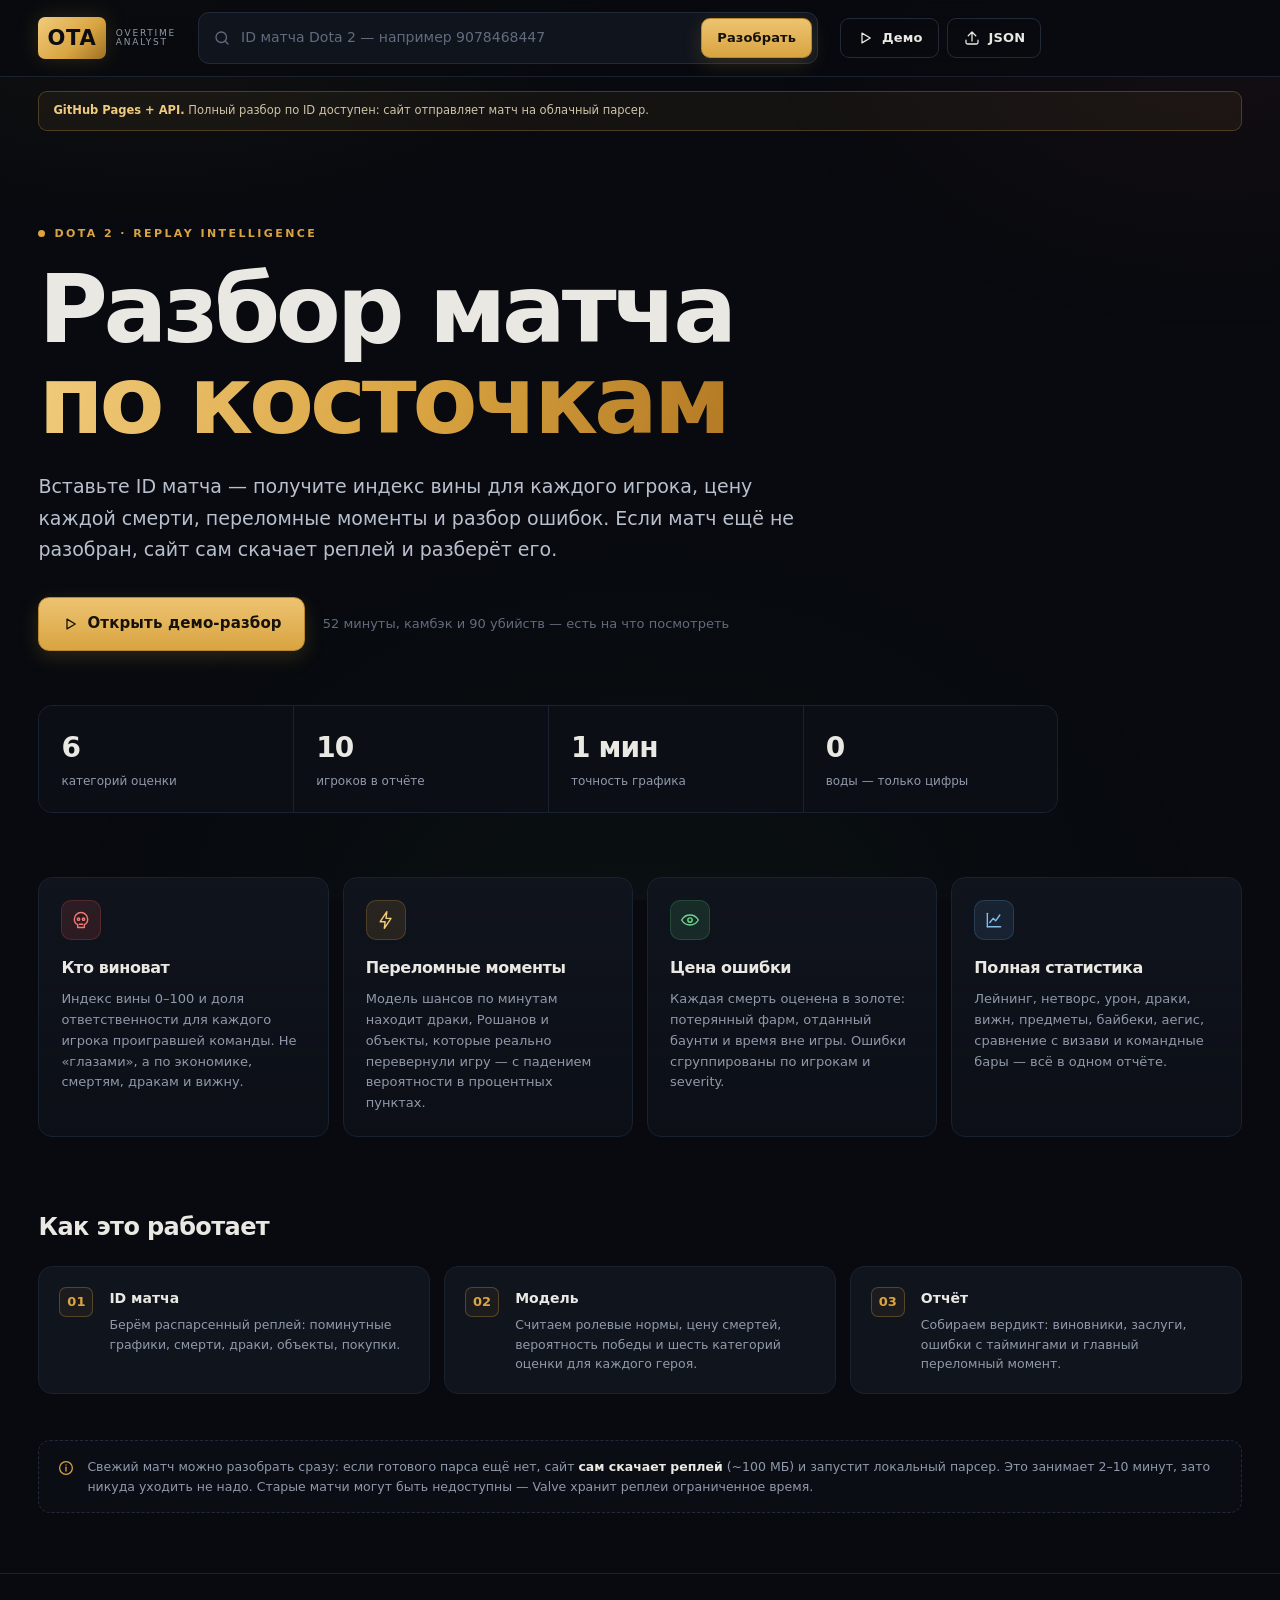
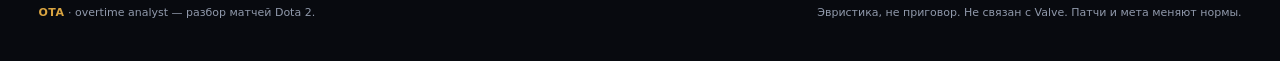
<file: docs/index.html>
<!doctype html>
<html lang="ru">
<head>
  <meta charset="utf-8">
  <meta name="viewport" content="width=device-width, initial-scale=1">
  <meta name="theme-color" content="#0a0c11">
  <title>OTA — разбор матчей Dota 2: виновники, ошибки, переломные моменты</title>
  <meta name="description" content="Анализ распарсенного реплея Dota 2: индекс вины каждого игрока, цена смертей, главные ошибки и переломные моменты матча.">
  <link rel="icon" href="data:image/svg+xml,%3Csvg xmlns='http://www.w3.org/2000/svg' viewBox='0 0 32 32'%3E%3Crect width='32' height='32' rx='7' fill='%230a0c11'/%3E%3Cpath d='M7 23V9h4l5 7 5-7h4v14h-4v-7l-5 7-5-7v7z' fill='%23d9a441'/%3E%3C/svg%3E">
  <link rel="stylesheet" href="style.css">
</head>
<body>
  <svg class="sprite" aria-hidden="true" xmlns="http://www.w3.org/2000/svg">
    <symbol id="i-search" viewBox="0 0 24 24"><circle cx="11" cy="11" r="7"/><path d="m20 20-3.6-3.6"/></symbol>
    <symbol id="i-play" viewBox="0 0 24 24"><path d="M8 5.5v13l11-6.5z"/></symbol>
    <symbol id="i-upload" viewBox="0 0 24 24"><path d="M12 16V4m0 0L7 9m5-5 5 5"/><path d="M4 15v3a2 2 0 0 0 2 2h12a2 2 0 0 0 2-2v-3"/></symbol>
    <symbol id="i-download" viewBox="0 0 24 24"><path d="M12 4v12m0 0 5-5m-5 5-5-5"/><path d="M4 17v2a2 2 0 0 0 2 2h12a2 2 0 0 0 2-2v-2"/></symbol>
    <symbol id="i-external" viewBox="0 0 24 24"><path d="M14 4h6v6"/><path d="M20 4 11 13"/><path d="M18 14v4a2 2 0 0 1-2 2H6a2 2 0 0 1-2-2V8a2 2 0 0 1 2-2h4"/></symbol>
    <symbol id="i-copy" viewBox="0 0 24 24"><rect x="8" y="8" width="12" height="12" rx="2"/><path d="M16 8V6a2 2 0 0 0-2-2H6a2 2 0 0 0-2 2v8a2 2 0 0 0 2 2h2"/></symbol>
    <symbol id="i-skull" viewBox="0 0 24 24"><path d="M12 3a8 8 0 0 0-8 8c0 3 1.7 5.4 4 6.6V21h8v-3.4c2.3-1.2 4-3.6 4-6.6a8 8 0 0 0-8-8Z"/><circle cx="9" cy="11" r="1.4"/><circle cx="15" cy="11" r="1.4"/><path d="M10 17h4"/></symbol>
    <symbol id="i-eye" viewBox="0 0 24 24"><path d="M2 12s3.5-6 10-6 10 6 10 6-3.5 6-10 6S2 12 2 12Z"/><circle cx="12" cy="12" r="2.6"/></symbol>
    <symbol id="i-tower" viewBox="0 0 24 24"><path d="M6 21V9l6-5 6 5v12"/><path d="M9 21v-5h6v5"/><path d="M4 9h16"/></symbol>
    <symbol id="i-clock" viewBox="0 0 24 24"><circle cx="12" cy="12" r="8.5"/><path d="M12 7v5l3 2"/></symbol>
    <symbol id="i-chart" viewBox="0 0 24 24"><path d="M4 20V4"/><path d="M4 20h16"/><path d="m7 15 4-5 3 3 5-7"/></symbol>
    <symbol id="i-info" viewBox="0 0 24 24"><circle cx="12" cy="12" r="8.5"/><path d="M12 11v5"/><path d="M12 8h.01"/></symbol>
    <symbol id="i-trophy" viewBox="0 0 24 24"><path d="M8 4h8v5a4 4 0 0 1-8 0z"/><path d="M8 5H4v2a4 4 0 0 0 4 4"/><path d="M16 5h4v2a4 4 0 0 1-4 4"/><path d="M12 13v4"/><path d="M8 21h8"/><path d="M9 17h6l1 4H8z"/></symbol>
    <symbol id="i-alert" viewBox="0 0 24 24"><path d="M12 3 2.5 20h19z"/><path d="M12 9v5"/><path d="M12 17h.01"/></symbol>
    <symbol id="i-target" viewBox="0 0 24 24"><circle cx="12" cy="12" r="8.5"/><circle cx="12" cy="12" r="4.5"/><path d="M12 3v3M12 18v3M3 12h3M18 12h3"/></symbol>
    <symbol id="i-bolt" viewBox="0 0 24 24"><path d="M13 2 5 14h6l-1 8 8-12h-6z"/></symbol>
    <symbol id="i-flag" viewBox="0 0 24 24"><path d="M5 21V4"/><path d="M5 4h12l-2 4 2 4H5"/></symbol>
    <symbol id="i-shield" viewBox="0 0 24 24"><path d="M12 3 5 6v5c0 4.5 3 7.9 7 10 4-2.1 7-5.5 7-10V6z"/></symbol>
    <symbol id="i-swords" viewBox="0 0 24 24"><path d="m4 4 7 7M4 4v4M4 4h4"/><path d="m20 4-7 7m7-7v4m0-4h-4"/><path d="m7 13-3 3v4h4l3-3"/><path d="m17 13 3 3v4h-4l-3-3"/></symbol>
  </svg>

  <header class="topbar">
    <a class="brand" href="#" id="brand-link" aria-label="OTA — на главную">
      <span class="brand-mark">OTA</span>
      <span class="brand-sub">overtime<br>analyst</span>
    </a>
    <form class="search" id="search-form">
      <svg class="icon"><use href="#i-search"/></svg>
      <input id="match-input" name="id" inputmode="numeric" autocomplete="off" placeholder="ID матча Dota 2 — например 9078468447" aria-label="ID матча">
      <button type="submit" class="btn primary">Разобрать</button>
    </form>
    <div class="top-actions">
      <button class="btn ghost" id="demo-btn" type="button"><svg class="icon"><use href="#i-play"/></svg><span>Демо</span></button>
      <button class="btn ghost" id="upload-btn" type="button"><svg class="icon"><use href="#i-upload"/></svg><span>JSON</span></button>
      <input type="file" id="file-input" accept=".json,application/json" hidden>
    </div>
  </header>

  <main id="app">
    <div class="static-note" id="static-note" hidden>
      <b>GitHub Pages · демо-версия.</b> Доступны готовые разборы: 9078468447, 9078923915, 9074607307. Полный разбор нового матча по ID и загрузка реплея — при локальном запуске сервера.
    </div>
    <section class="landing" id="landing">
      <div class="landing-hero">
        <div class="eyebrow"><span class="pulse"></span> DOTA 2 · REPLAY INTELLIGENCE</div>
        <h1>Разбор матча<br><em>по косточкам</em></h1>
        <p class="lead">Вставьте ID матча — получите индекс вины для каждого игрока, цену каждой смерти, переломные моменты и разбор ошибок. Если матч ещё не разобран, сайт сам скачает реплей и разберёт его.</p>
        <div class="landing-cta">
          <button class="btn primary big" id="hero-demo" type="button"><svg class="icon"><use href="#i-play"/></svg>Открыть демо-разбор</button>
          <span class="muted">52 минуты, камбэк и 90 убийств — есть на что посмотреть</span>
        </div>
        <div class="landing-stats">
          <div><b>6</b><span>категорий оценки</span></div>
          <div><b>10</b><span>игроков в отчёте</span></div>
          <div><b>1 мин</b><span>точность графика</span></div>
          <div><b>0</b><span>воды — только цифры</span></div>
        </div>
      </div>

      <div class="feature-grid">
        <article class="feature">
          <div class="feature-icon red"><svg class="icon"><use href="#i-skull"/></svg></div>
          <h3>Кто виноват</h3>
          <p>Индекс вины 0–100 и доля ответственности для каждого игрока проигравшей команды. Не «глазами», а по экономике, смертям, дракам и вижну.</p>
        </article>
        <article class="feature">
          <div class="feature-icon gold"><svg class="icon"><use href="#i-bolt"/></svg></div>
          <h3>Переломные моменты</h3>
          <p>Модель шансов по минутам находит драки, Рошанов и объекты, которые реально перевернули игру — с падением вероятности в процентных пунктах.</p>
        </article>
        <article class="feature">
          <div class="feature-icon green"><svg class="icon"><use href="#i-eye"/></svg></div>
          <h3>Цена ошибки</h3>
          <p>Каждая смерть оценена в золоте: потерянный фарм, отданный баунти и время вне игры. Ошибки сгруппированы по игрокам и severity.</p>
        </article>
        <article class="feature">
          <div class="feature-icon blue"><svg class="icon"><use href="#i-chart"/></svg></div>
          <h3>Полная статистика</h3>
          <p>Лейнинг, нетворс, урон, драки, вижн, предметы, байбеки, аегис, сравнение с визави и командные бары — всё в одном отчёте.</p>
        </article>
      </div>

      <div class="how">
        <h2>Как это работает</h2>
        <ol>
          <li><span>01</span><div><b>ID матча</b><p>Берём распарсенный реплей: поминутные графики, смерти, драки, объекты, покупки.</p></div></li>
          <li><span>02</span><div><b>Модель</b><p>Считаем ролевые нормы, цену смертей, вероятность победы и шесть категорий оценки для каждого героя.</p></div></li>
          <li><span>03</span><div><b>Отчёт</b><p>Собираем вердикт: виновники, заслуги, ошибки с таймингами и главный переломный момент.</p></div></li>
        </ol>
      </div>

      <div class="history-block" id="history-block" hidden>
        <div class="section-head">
          <h2>Недавние разборы</h2>
          <span class="muted">хранятся локально</span>
        </div>
        <div class="history-list" id="history-list"></div>
      </div>

      <div class="notice">
        <svg class="icon"><use href="#i-info"/></svg>
        <p>Свежий матч можно разобрать сразу: если готового парса ещё нет, сайт <b>сам скачает реплей</b> (~100 МБ) и запустит локальный парсер. Это занимает 2–10 минут, зато никуда уходить не надо. Старые матчи могут быть недоступны — Valve хранит реплеи ограниченное время.</p>
      </div>
    </section>

    <section class="loading" id="loading" hidden>
      <div class="loading-bar"><span></span></div>
      <p>Считаем экономику, смерти и шансы по минутам…</p>
      <div class="skeleton-grid">
        <div class="skeleton tall"></div><div class="skeleton"></div><div class="skeleton"></div>
        <div class="skeleton wide"></div>
      </div>
    </section>

    <section class="progress-panel" id="progress-panel" hidden>
      <div class="progress-kicker"><span class="pulse"></span> ЛОКАЛЬНЫЙ ПАРСЕР РЕПЛЕЯ</div>
      <h2 id="progress-title">Готовим разбор матча</h2>
      <p id="progress-message">Проверяем матч и ищем реплей</p>
      <div class="progress-track" id="progress-track"><span id="progress-bar"></span></div>
      <div class="progress-meta"><span id="progress-stage">Проверяем матч</span><span id="progress-elapsed">0:00</span></div>
      <ol class="progress-steps" id="progress-steps">
        <li data-step="fetch">Ищем реплей</li>
        <li data-step="download">Скачиваем реплей</li>
        <li data-step="parse">Парсим реплей</li>
        <li data-step="stats">Собираем отчёт</li>
      </ol>
      <div class="progress-note">Первый разбор занимает <b>2–10 минут</b>: скачиваем ~100 МБ реплея с серверов Valve и парсим его у себя. Никуда переходить не нужно. После первого раза отчёт кэшируется и открывается мгновенно.</div>
      <div class="progress-actions">
        <button class="btn ghost" id="progress-back" type="button">На главную</button>
        <button class="btn primary" id="progress-retry" type="button" hidden>Повторить парс</button>
      </div>
    </section>

    <section class="error-panel" id="error-panel" hidden>
      <div class="error-icon"><svg class="icon"><use href="#i-alert"/></svg></div>
      <h2>Не получилось разобрать матч</h2>
      <p id="error-text"></p>
      <div class="error-actions">
        <button class="btn primary" type="button" id="error-demo">Открыть демо</button>
        <button class="btn ghost" type="button" id="error-retry" hidden>Повторить</button>
        <button class="btn ghost" type="button" id="error-back">На главную</button>
      </div>
      <div class="error-tips">
        <b>Что проверить</b>
        <ul>
          <li>ID матча — только цифры, 8–11 знаков.</li>
          <li>Если матч ещё не распарсен, сайт сам скачает реплей и разберёт его.</li>
          <li>Старый матч может быть недоступен: Valve удаляет реплеи примерно через неделю.</li>
          <li>Для загрузки нужен JSON матча, а не файл <code>.dem</code>.</li>
        </ul>
      </div>
    </section>

    <section class="report" id="report" hidden></section>
  </main>

  <footer class="footer">
    <div><b>OTA</b> · overtime analyst — разбор матчей Dota 2.</div>
    <div class="muted">Эвристика, не приговор. Не связан с Valve. Патчи и мета меняют нормы.</div>
  </footer>

  <div class="toast" id="toast" hidden></div>

  <script>window.OTA_STATIC = true;</script>
  <script src="config.js"></script>
  <script src="charts.js"></script>
  <script src="app.js"></script>
</body>
</html>
</file>
<file: docs/style.css>
/* ============================================================
   OTA — dark Dota 2 analytics UI
   ============================================================ */
:root {
  --bg: #080a0f;
  --bg-2: #0b0e15;
  --panel: #10141d;
  --panel-2: #141924;
  --panel-3: #191f2c;
  --line: #222a3a;
  --line-soft: #1a2130;
  --text: #eae8e2;
  --muted: #9099ab;
  --dim: #626b7d;
  --gold: #d9a441;
  --gold-2: #f1cb7c;
  --radiant: #4fbf73;
  --radiant-soft: rgba(79, 191, 115, .14);
  --dire: #e2564f;
  --dire-soft: rgba(226, 86, 79, .14);
  --blue: #5b9bd5;
  --purple: #8f7bff;
  --radius: 14px;
  --radius-sm: 9px;
  --shadow: 0 18px 50px rgba(0, 0, 0, .38);
  --font: "Segoe UI Variable Text", "Segoe UI", Roboto, "Helvetica Neue", system-ui, sans-serif;
  --display: "Segoe UI Variable Display", "Segoe UI", Roboto, system-ui, sans-serif;
}

* { box-sizing: border-box; }
[hidden] { display: none !important; }
html { scroll-behavior: smooth; scroll-padding-top: 118px; }
body {
  margin: 0;
  background: var(--bg);
  color: var(--text);
  font-family: var(--font);
  font-size: 15px;
  line-height: 1.55;
  -webkit-font-smoothing: antialiased;
  overflow-x: hidden;
}
body::before {
  content: "";
  position: fixed;
  inset: 0;
  pointer-events: none;
  z-index: 0;
  background:
    radial-gradient(900px 520px at 12% -8%, rgba(217, 164, 65, .07), transparent 60%),
    radial-gradient(760px 500px at 95% 4%, rgba(226, 86, 79, .055), transparent 60%),
    radial-gradient(900px 700px at 50% 105%, rgba(79, 191, 115, .04), transparent 65%);
}
body::after {
  content: "";
  position: fixed;
  inset: 0;
  z-index: 0;
  pointer-events: none;
  opacity: .35;
  background-image: linear-gradient(rgba(255, 255, 255, .018) 1px, transparent 1px), linear-gradient(90deg, rgba(255, 255, 255, .018) 1px, transparent 1px);
  background-size: 64px 64px;
  mask-image: radial-gradient(circle at 50% 0%, #000 0%, transparent 72%);
}
main, .topbar, .footer { position: relative; z-index: 1; }
a { color: inherit; text-decoration: none; }
button, input, select { font: inherit; color: inherit; }
button { cursor: pointer; }
h1, h2, h3, h4 { font-family: var(--display); font-weight: 700; letter-spacing: -.025em; margin: 0; }
p { margin: 0; }
ul, ol { margin: 0; padding: 0; }
code { font-family: "Cascadia Code", Consolas, monospace; font-size: .88em; background: var(--panel-2); padding: 1px 5px; border-radius: 5px; }
b, strong { font-weight: 700; }
svg.icon { width: 18px; height: 18px; fill: none; stroke: currentColor; stroke-width: 1.7; stroke-linecap: round; stroke-linejoin: round; flex: none; }
.sprite { position: absolute; width: 0; height: 0; overflow: hidden; }
.muted { color: var(--muted); }
.dim { color: var(--dim); }
.nowrap { white-space: nowrap; }
.tnum { font-variant-numeric: tabular-nums; }

/* ---------------------------------------------------------- topbar */
.topbar {
  position: sticky;
  top: 0;
  z-index: 50;
  display: flex;
  align-items: center;
  gap: 22px;
  padding: 12px clamp(16px, 3vw, 40px);
  background: rgba(8, 10, 15, .82);
  backdrop-filter: blur(18px) saturate(140%);
  border-bottom: 1px solid var(--line-soft);
}
.brand { display: flex; align-items: center; gap: 10px; flex: none; }
.brand-mark {
  font-family: var(--display);
  font-weight: 800;
  font-size: 21px;
  letter-spacing: .04em;
  color: #0b0d12;
  background: linear-gradient(135deg, var(--gold-2), var(--gold) 60%, #9c6f22);
  padding: 5px 9px;
  border-radius: 7px;
  box-shadow: 0 0 22px rgba(217, 164, 65, .18);
}
.brand-sub { font-size: 9px; line-height: 1.05; letter-spacing: .2em; text-transform: uppercase; color: var(--muted); }
.search {
  flex: 1;
  max-width: 620px;
  display: flex;
  align-items: center;
  gap: 10px;
  padding: 5px 5px 5px 14px;
  background: var(--panel);
  border: 1px solid var(--line);
  border-radius: 11px;
  transition: border-color .2s, box-shadow .2s;
}
.search:focus-within { border-color: rgba(217, 164, 65, .55); box-shadow: 0 0 0 3px rgba(217, 164, 65, .09); }
.search .icon { color: var(--dim); }
.search input {
  flex: 1;
  min-width: 0;
  border: 0;
  background: transparent;
  outline: 0;
  padding: 7px 0;
  font-size: 14px;
}
.search input::placeholder { color: var(--dim); }
.top-actions { display: flex; gap: 8px; flex: none; }

.btn {
  display: inline-flex;
  align-items: center;
  justify-content: center;
  gap: 8px;
  border: 1px solid var(--line);
  background: var(--panel-2);
  color: var(--text);
  padding: 9px 15px;
  border-radius: 9px;
  font-size: 13px;
  font-weight: 600;
  letter-spacing: .01em;
  transition: transform .15s, background .2s, border-color .2s, color .2s;
  white-space: nowrap;
}
.btn:hover { background: var(--panel-3); border-color: #303a4e; transform: translateY(-1px); }
.btn:active { transform: translateY(0); }
.btn.primary {
  background: linear-gradient(180deg, #edc371, var(--gold));
  color: #16120a;
  border-color: #b8872e;
  box-shadow: 0 6px 20px rgba(217, 164, 65, .18);
}
.btn.primary:hover { background: linear-gradient(180deg, #f6d58f, #e0ad4d); }
.btn.ghost { background: transparent; }
.btn.big { padding: 14px 22px; font-size: 15px; border-radius: 11px; }
.btn.danger { color: #ffb3ae; border-color: rgba(226, 86, 79, .4); background: rgba(226, 86, 79, .08); }
.btn:focus-visible, a:focus-visible, summary:focus-visible { outline: 2px solid var(--gold); outline-offset: 2px; }

/* ---------------------------------------------------------- static demo */
.static-note { max-width: 1420px; margin: 14px auto 0; padding: 10px 14px; border: 1px solid rgba(217, 164, 65, .28); border-radius: 9px; background: rgba(217, 164, 65, .06); color: #cfc4a9; font-size: 11.5px; line-height: 1.55; }
.static-note b { color: var(--gold-2); }

/* ---------------------------------------------------------- landing */
main { max-width: 1420px; margin: 0 auto; padding: 0 clamp(16px, 3vw, 40px) 60px; }
.landing { padding-top: clamp(40px, 7vw, 90px); }
.landing-hero { max-width: 1020px; }
.eyebrow {
  display: inline-flex;
  align-items: center;
  gap: 9px;
  font-size: 11px;
  font-weight: 700;
  letter-spacing: .22em;
  text-transform: uppercase;
  color: var(--gold);
  margin-bottom: 22px;
}
.pulse { width: 7px; height: 7px; border-radius: 50%; background: var(--gold); box-shadow: 0 0 0 0 rgba(217, 164, 65, .5); animation: pulse 2.4s infinite; }
@keyframes pulse { 0% { box-shadow: 0 0 0 0 rgba(217, 164, 65, .55); } 70% { box-shadow: 0 0 0 12px rgba(217, 164, 65, 0); } 100% { box-shadow: 0 0 0 0 rgba(217, 164, 65, 0); } }
.landing h1 {
  font-size: clamp(48px, 7.4vw, 96px);
  line-height: .96;
  letter-spacing: -.045em;
  margin: 0 0 26px;
}
.landing h1 em {
  font-style: normal;
  background: linear-gradient(105deg, var(--gold-2), var(--gold) 55%, #b47a24);
  -webkit-background-clip: text;
  background-clip: text;
  color: transparent;
}
.lead { font-size: clamp(16px, 1.5vw, 19px); line-height: 1.65; color: #b9c0cd; max-width: 760px; }
.landing-cta { display: flex; align-items: center; gap: 18px; flex-wrap: wrap; margin-top: 32px; }
.landing-cta span { font-size: 13px; color: var(--dim); }
.landing-stats {
  display: grid;
  grid-template-columns: repeat(4, minmax(0, 1fr));
  gap: 1px;
  margin: 54px 0 0;
  background: var(--line-soft);
  border: 1px solid var(--line-soft);
  border-radius: var(--radius);
  overflow: hidden;
}
.landing-stats > div { background: var(--bg-2); padding: 20px 22px; }
.landing-stats b { display: block; font-family: var(--display); font-size: 28px; letter-spacing: -.03em; }
.landing-stats span { font-size: 12px; color: var(--muted); }
.feature-grid { display: grid; grid-template-columns: repeat(4, 1fr); gap: 14px; margin-top: 64px; }
.feature {
  background: linear-gradient(180deg, var(--panel), rgba(16, 20, 29, .55));
  border: 1px solid var(--line-soft);
  border-radius: var(--radius);
  padding: 22px;
  transition: border-color .2s, transform .2s, background .2s;
}
.feature:hover { border-color: var(--line); transform: translateY(-3px); background: var(--panel); }
.feature-icon { width: 40px; height: 40px; border-radius: 10px; display: grid; place-items: center; margin-bottom: 16px; border: 1px solid transparent; }
.feature-icon .icon { width: 20px; height: 20px; }
.feature-icon.red { background: var(--dire-soft); color: #f07972; border-color: rgba(226, 86, 79, .22); }
.feature-icon.gold { background: rgba(217, 164, 65, .12); color: var(--gold-2); border-color: rgba(217, 164, 65, .22); }
.feature-icon.green { background: var(--radiant-soft); color: #6fd48d; border-color: rgba(79, 191, 115, .22); }
.feature-icon.blue { background: rgba(91, 155, 213, .12); color: #85b9e6; border-color: rgba(91, 155, 213, .22); }
.feature h3 { font-size: 16px; margin-bottom: 8px; }
.feature p { font-size: 13px; color: var(--muted); line-height: 1.6; }
.how { margin-top: 72px; }
.how h2, .section-head h2 { font-size: 24px; }
.how ol { display: grid; grid-template-columns: repeat(3, 1fr); gap: 14px; list-style: none; margin-top: 20px; }
.how li { display: flex; gap: 16px; padding: 20px; background: var(--panel); border: 1px solid var(--line-soft); border-radius: var(--radius); }
.how li > span { font-family: var(--display); font-size: 13px; font-weight: 700; color: var(--gold); border: 1px solid rgba(217, 164, 65, .3); border-radius: 7px; height: 30px; min-width: 34px; display: grid; place-items: center; background: rgba(217, 164, 65, .06); }
.how b { font-size: 14px; }
.how p { font-size: 12.5px; color: var(--muted); margin-top: 5px; line-height: 1.55; }
.section-head { display: flex; align-items: baseline; justify-content: space-between; gap: 16px; }
.section-head .muted { font-size: 12px; }
.history-block { margin-top: 64px; }
.history-list { display: grid; grid-template-columns: repeat(4, 1fr); gap: 12px; margin-top: 18px; }
.history-card { display: block; background: var(--panel); border: 1px solid var(--line-soft); border-radius: 12px; padding: 14px; transition: border-color .2s, transform .2s; }
.history-card:hover { border-color: var(--line); transform: translateY(-2px); }
.history-card .hc-top { display: flex; justify-content: space-between; font-size: 11px; color: var(--muted); }
.history-card .hc-score { font-family: var(--display); font-size: 22px; font-weight: 700; margin: 6px 0 2px; }
.history-card .hc-heroes { display: flex; gap: 3px; margin-top: 10px; }
.history-card .hc-heroes img { width: 26px; height: 18px; object-fit: cover; border-radius: 4px; }
.notice { display: flex; gap: 12px; margin-top: 46px; padding: 16px 18px; border: 1px dashed var(--line); border-radius: 12px; color: var(--muted); font-size: 12.5px; background: rgba(16, 20, 29, .4); }
.notice .icon { color: var(--gold); margin-top: 2px; }
.notice b { color: var(--text); }

/* ---------------------------------------------------------- parse progress */
.progress-panel { max-width: 720px; margin: clamp(36px, 6vw, 80px) auto; padding: clamp(22px, 4vw, 38px); background: linear-gradient(180deg, var(--panel-2), var(--panel)); border: 1px solid var(--line); border-radius: var(--radius); box-shadow: var(--shadow); }
.progress-kicker { display: inline-flex; align-items: center; gap: 9px; font-size: 10px; font-weight: 700; letter-spacing: .2em; color: var(--gold); margin-bottom: 16px; }
.progress-panel h2 { font-size: clamp(26px, 4vw, 38px); letter-spacing: -.035em; }
.progress-panel > p { color: var(--muted); font-size: 13.5px; margin-top: 8px; min-height: 21px; }
.progress-track { position: relative; height: 7px; margin-top: 24px; background: var(--panel-3); border-radius: 6px; overflow: hidden; }
.progress-track span { display: block; height: 100%; width: 2%; border-radius: 6px; background: linear-gradient(90deg, #b8872e, var(--gold-2)); transition: width .6s ease; }
.progress-track.indeterminate span { background: repeating-linear-gradient(115deg, #b8872e 0 9px, #e8bd68 9px 18px); background-size: 26px 26px; animation: stripes 1s linear infinite; }
@keyframes stripes { from { background-position: 0 0; } to { background-position: 26px 0; } }
.progress-meta { display: flex; justify-content: space-between; gap: 12px; margin-top: 9px; font-size: 10.5px; color: var(--dim); text-transform: uppercase; letter-spacing: .08em; }
.progress-steps { list-style: none; display: grid; gap: 7px; margin-top: 22px; }
.progress-steps li { display: flex; align-items: center; gap: 9px; font-size: 12px; color: var(--dim); transition: color .2s; }
.progress-steps li::before { content: ""; width: 8px; height: 8px; border-radius: 50%; border: 1px solid #35405a; background: transparent; flex: none; }
.progress-steps li.active { color: var(--text); }
.progress-steps li.active::before { background: var(--gold); border-color: var(--gold); box-shadow: 0 0 0 4px rgba(217, 164, 65, .12); }
.progress-steps li.done { color: #8fd6a5; }
.progress-steps li.done::before { background: var(--radiant); border-color: var(--radiant); }
.progress-note { margin-top: 24px; padding: 13px 15px; border-radius: 9px; background: rgba(217, 164, 65, .05); border: 1px solid rgba(217, 164, 65, .16); font-size: 11.5px; color: var(--muted); line-height: 1.6; }
.progress-note b { color: var(--gold-2); }
.progress-actions { display: flex; justify-content: space-between; gap: 10px; margin-top: 20px; }
.progress-panel.is-error { border-color: rgba(226, 86, 79, .35); }
.progress-panel.is-error .progress-track span { background: var(--dire); }
.progress-panel.is-error .progress-kicker { color: #ff9a94; }
.progress-panel.is-error .pulse { background: var(--dire); box-shadow: none; animation: none; }

/* ---------------------------------------------------------- loading / error */
.loading { padding: 90px 0 40px; max-width: 900px; margin: 0 auto; text-align: center; }
.loading-bar { height: 3px; background: var(--line-soft); border-radius: 3px; overflow: hidden; margin-bottom: 22px; }
.loading-bar span { display: block; width: 40%; height: 100%; background: linear-gradient(90deg, transparent, var(--gold), transparent); animation: slide 1.2s infinite; }
@keyframes slide { 0% { transform: translateX(-100%); } 100% { transform: translateX(350%); } }
.loading p { color: var(--muted); font-size: 13px; }
.skeleton-grid { display: grid; grid-template-columns: repeat(3, 1fr); gap: 14px; margin-top: 38px; }
.skeleton { height: 160px; background: linear-gradient(100deg, var(--panel) 20%, var(--panel-2) 40%, var(--panel) 60%); background-size: 200% 100%; border-radius: var(--radius); animation: shimmer 1.6s infinite; }
.skeleton.tall { height: 260px; }
.skeleton.wide { grid-column: 1 / -1; height: 120px; }
@keyframes shimmer { 0% { background-position: 200% 0; } 100% { background-position: -200% 0; } }
.error-panel { max-width: 720px; margin: 80px auto; padding: 36px; background: var(--panel); border: 1px solid rgba(226, 86, 79, .3); border-radius: var(--radius); }
.error-icon { width: 46px; height: 46px; border-radius: 12px; display: grid; place-items: center; background: var(--dire-soft); color: #ff8d86; margin-bottom: 16px; }
.error-panel h2 { font-size: 24px; margin-bottom: 10px; }
.error-panel > p { color: var(--muted); }
.error-actions { display: flex; gap: 10px; margin: 22px 0; }
.error-tips { border-top: 1px solid var(--line-soft); padding-top: 16px; font-size: 13px; color: var(--muted); }
.error-tips b { color: var(--text); }
.error-tips ul { list-style: none; margin-top: 8px; display: grid; gap: 6px; }
.error-tips li::before { content: "—"; color: var(--dim); margin-right: 8px; }

/* ---------------------------------------------------------- report shell */
.report { padding-top: 22px; animation: fade .45s ease both; }
@keyframes fade { from { opacity: 0; transform: translateY(8px); } to { opacity: 1; transform: none; } }
.report-nav {
  position: sticky;
  top: 69px;
  z-index: 30;
  display: flex;
  align-items: center;
  gap: 4px;
  overflow-x: auto;
  padding: 8px 0;
  margin-bottom: 14px;
  background: rgba(8, 10, 15, .88);
  backdrop-filter: blur(14px);
  border-bottom: 1px solid var(--line-soft);
  scrollbar-width: none;
}
.report-nav::-webkit-scrollbar { display: none; }
.report-nav a { font-size: 12px; color: var(--muted); padding: 7px 11px; border-radius: 7px; white-space: nowrap; transition: background .15s, color .15s; }
.report-nav a:hover { background: var(--panel-2); color: var(--text); }
.report-nav .spacer { flex: 1; }
.report-actions { display: flex; gap: 6px; margin-left: auto; }
.report-actions .btn { padding: 6px 10px; font-size: 11.5px; }

/* ---------------------------------------------------------- match hero */
.match-hero {
  display: grid;
  grid-template-columns: 1fr auto 1fr;
  align-items: center;
  gap: 18px;
  padding: clamp(18px, 2.4vw, 30px);
  background:
    radial-gradient(70% 140% at 0% 50%, rgba(79, 191, 115, .09), transparent 60%),
    radial-gradient(70% 140% at 100% 50%, rgba(226, 86, 79, .09), transparent 60%),
    linear-gradient(180deg, var(--panel-2), var(--panel));
  border: 1px solid var(--line-soft);
  border-radius: var(--radius);
  box-shadow: var(--shadow);
}
.team-block { display: flex; flex-direction: column; gap: 12px; }
.team-block.dire { align-items: flex-end; }
.team-title { display: flex; align-items: center; gap: 8px; font-size: 10px; font-weight: 700; letter-spacing: .2em; text-transform: uppercase; color: var(--muted); }
.team-block.dire .team-title { flex-direction: row-reverse; }
.team-title .dot { width: 7px; height: 7px; border-radius: 50%; background: var(--radiant); }
.team-block.dire .team-title .dot { background: var(--dire); }
.team-heroes { display: flex; gap: 6px; }
.team-block.dire .team-heroes { flex-direction: row-reverse; }
.team-player { display: flex; flex-direction: column; align-items: center; gap: 4px; width: 62px; }
.team-block.dire .team-player { align-items: center; }
.team-player .pname { font-size: 9.5px; color: var(--muted); max-width: 62px; overflow: hidden; text-overflow: ellipsis; white-space: nowrap; text-align: center; }
.match-center { text-align: center; min-width: 210px; }
.match-meta { font-size: 10.5px; letter-spacing: .14em; text-transform: uppercase; color: var(--dim); display: flex; gap: 8px; justify-content: center; flex-wrap: wrap; }
.match-meta span { white-space: nowrap; }
.scoreline { font-family: var(--display); font-size: clamp(44px, 5.2vw, 68px); font-weight: 800; line-height: 1; letter-spacing: .02em; margin: 8px 0 4px; font-variant-numeric: tabular-nums; }
.scoreline .sep { color: var(--dim); font-weight: 300; margin: 0 2px; }
.scoreline .win { color: #f2efe6; }
.scoreline .lose { color: #8d94a1; }
.winner-badge { display: inline-flex; align-items: center; gap: 6px; font-size: 11px; font-weight: 700; letter-spacing: .08em; text-transform: uppercase; padding: 4px 10px; border-radius: 999px; }
.winner-badge.radiant { background: var(--radiant-soft); color: #7bdd99; border: 1px solid rgba(79, 191, 115, .3); }
.winner-badge.dire { background: var(--dire-soft); color: #ff9a94; border: 1px solid rgba(226, 86, 79, .3); }
.match-sub { font-size: 11.5px; color: var(--dim); margin-top: 8px; }
.match-sub b { color: var(--muted); font-weight: 600; }

/* portraits */
.portrait { position: relative; display: grid; place-items: center; overflow: hidden; background: linear-gradient(135deg, color-mix(in srgb, var(--hero-color, #d9a441) 42%, #10141d), #0c0f16); border: 1px solid rgba(255, 255, 255, .09); flex: none; }
.portrait span { font-family: var(--display); font-weight: 800; color: rgba(255, 255, 255, .78); font-size: 45%; letter-spacing: .02em; }
.portrait img { position: absolute; inset: 0; width: 100%; height: 100%; object-fit: cover; }
.portrait.sq { border-radius: 9px; }
.portrait.round { border-radius: 50%; }
.portrait.team-p { width: 54px; height: 32px; border-radius: 6px; }
.portrait.culprit-p { width: 108px; height: 64px; border-radius: 10px; }
.portrait.mvp-p { width: 82px; height: 50px; border-radius: 9px; }
.portrait.mistake-p { width: 38px; height: 24px; border-radius: 5px; }

/* verdict */
.verdict-grid { display: grid; grid-template-columns: 1.35fr 1fr 1fr; gap: 14px; margin-top: 14px; }
.card { background: linear-gradient(180deg, var(--panel), rgba(13, 16, 23, .92)); border: 1px solid var(--line-soft); border-radius: var(--radius); padding: 20px; position: relative; overflow: hidden; }
.card h3 { font-size: 13px; letter-spacing: .05em; text-transform: uppercase; color: var(--muted); font-weight: 700; display: flex; align-items: center; gap: 8px; }
.card h3 .icon { width: 15px; height: 15px; color: var(--gold); }
.card .big-name { font-family: var(--display); font-size: 25px; font-weight: 700; letter-spacing: -.03em; line-height: 1.1; margin-top: 4px; }
.card .sub-name { font-size: 12px; color: var(--muted); }
.verdict-culprit { border-color: rgba(226, 86, 79, .26); background: linear-gradient(150deg, rgba(226, 86, 79, .08), var(--panel) 45%); }
.verdict-culprit::after { content: ""; position: absolute; inset: auto 0 0 0; height: 2px; background: linear-gradient(90deg, var(--dire), transparent); }
.verdict-mvp { border-color: rgba(217, 164, 65, .22); }
.verdict-mvp::after { content: ""; position: absolute; inset: auto 0 0 0; height: 2px; background: linear-gradient(90deg, var(--gold), transparent); }
.verdict-point::after { content: ""; position: absolute; inset: auto 0 0 0; height: 2px; background: linear-gradient(90deg, var(--purple), transparent); }
.culprit-top { display: flex; gap: 14px; align-items: center; margin-top: 12px; }
.culprit-info { min-width: 0; }
.culprit-bullets { list-style: none; display: grid; gap: 6px; margin-top: 14px; }
.culprit-bullets li { position: relative; padding-left: 14px; font-size: 12px; color: #b7bfcc; line-height: 1.5; }
.culprit-bullets li::before { content: ""; position: absolute; left: 0; top: 7px; width: 5px; height: 5px; border-radius: 50%; background: var(--dire); }
.blame-ring { margin-left: auto; text-align: center; flex: none; }
.blame-ring svg { display: block; }
.blame-ring .ring-val { font-family: var(--display); font-size: 19px; font-weight: 800; fill: var(--text); }
.blame-ring .ring-cap { font-size: 9px; fill: var(--muted); letter-spacing: .1em; }
.ring-share { font-size: 10.5px; color: var(--muted); margin-top: 2px; }
.mvp-body { display: flex; gap: 12px; align-items: center; margin-top: 12px; }
.mvp-bullets { list-style: none; display: grid; gap: 6px; margin-top: 12px; }
.mvp-bullets li { font-size: 12px; color: #b7bfcc; padding-left: 13px; position: relative; line-height: 1.5; }
.mvp-bullets li::before { content: ""; position: absolute; left: 0; top: 7px; width: 5px; height: 5px; border-radius: 50%; background: var(--gold); }
.point-time { font-family: var(--display); font-size: 34px; font-weight: 800; letter-spacing: -.04em; margin-top: 10px; color: var(--gold-2); }
.point-title { font-size: 14px; font-weight: 700; margin-top: 2px; }
.point-text { font-size: 12px; color: var(--muted); margin-top: 8px; line-height: 1.55; }
.point-prob { display: flex; align-items: center; gap: 8px; margin-top: 12px; font-size: 11px; color: var(--muted); }
.point-prob b { color: var(--text); font-size: 13px; }
.prob-arrow { color: var(--gold); }

/* insight strip */
.insight { margin-top: 14px; padding: 18px 22px; border: 1px solid var(--line-soft); border-radius: var(--radius); background: linear-gradient(90deg, rgba(217, 164, 65, .06), transparent 45%), var(--panel); display: flex; gap: 22px; align-items: flex-start; }
.insight .insight-label { font-size: 10px; letter-spacing: .18em; text-transform: uppercase; color: var(--gold); font-weight: 700; flex: none; padding-top: 3px; }
.insight p { font-size: 13px; color: #c6ccd7; line-height: 1.65; }
.insight .choke { margin-top: 8px; font-size: 12px; color: #f0a9a4; }
.insight .choke b { color: #ffd2ce; }

/* ---------------------------------------------------------- chart */
.chart-card { margin-top: 14px; }
.chart-head { display: flex; align-items: flex-start; justify-content: space-between; gap: 16px; flex-wrap: wrap; }
.chart-head h2 { font-size: 19px; }
.chart-head p { font-size: 12px; color: var(--muted); margin-top: 3px; }
.seg { display: inline-flex; background: var(--bg-2); border: 1px solid var(--line); border-radius: 8px; padding: 3px; gap: 2px; }
.seg button { border: 0; background: transparent; color: var(--muted); font-size: 11.5px; font-weight: 600; padding: 6px 10px; border-radius: 6px; transition: background .15s, color .15s; }
.seg button:hover { color: var(--text); }
.seg button.active { background: var(--panel-3); color: var(--text); box-shadow: 0 1px 0 rgba(255, 255, 255, .04) inset; }
.chart-wrap { position: relative; margin-top: 18px; height: 360px; }
.chart-wrap svg { width: 100%; height: 100%; display: block; overflow: visible; }
.chart-tip { position: absolute; z-index: 5; pointer-events: none; min-width: 170px; padding: 10px 12px; border-radius: 9px; background: rgba(10, 13, 20, .96); border: 1px solid var(--line); box-shadow: 0 12px 30px rgba(0, 0, 0, .45); font-size: 11px; color: var(--muted); transform: translate(-50%, -110%); }
.chart-tip b { color: var(--text); font-size: 13px; }
.chart-tip .tip-row { display: flex; justify-content: space-between; gap: 14px; margin-top: 4px; }
.chart-tip .tip-events { margin-top: 6px; padding-top: 6px; border-top: 1px solid var(--line-soft); color: #c6ccd7; }
.chart-foot { display: flex; justify-content: space-between; align-items: center; gap: 14px; flex-wrap: wrap; margin-top: 8px; font-size: 11px; color: var(--dim); }
.legend { display: flex; gap: 16px; flex-wrap: wrap; }
.legend span { display: inline-flex; align-items: center; gap: 6px; }
.legend i { width: 16px; height: 3px; border-radius: 2px; display: inline-block; }
.legend .r { background: var(--radiant); }
.legend .d { background: var(--dire); }
.legend .g { background: var(--gold); }
.phases { display: grid; grid-template-columns: repeat(3, 1fr); gap: 10px; margin-top: 16px; }
.phase { background: var(--bg-2); border: 1px solid var(--line-soft); border-radius: 10px; padding: 12px 14px; }
.phase-top { display: flex; justify-content: space-between; align-items: center; font-size: 10.5px; color: var(--dim); letter-spacing: .08em; text-transform: uppercase; }
.phase h4 { font-size: 13px; margin-top: 4px; }
.phase p { font-size: 11.5px; color: var(--muted); margin-top: 6px; line-height: 1.5; }
.phase .phase-gold { font-weight: 700; font-size: 13px; }
.phase .phase-gold.up { color: #6fd48d; }
.phase .phase-gold.down { color: #f07972; }

/* ---------------------------------------------------------- blame */
.section { margin-top: 34px; }
.section-head { display: flex; align-items: flex-end; justify-content: space-between; gap: 18px; margin-bottom: 14px; }
.section-head h2 { font-size: 22px; }
.section-head p { font-size: 12px; color: var(--muted); margin-top: 3px; max-width: 760px; }
.grid-2 { display: grid; grid-template-columns: 1.6fr 1fr; gap: 14px; align-items: start; }
.panel { background: var(--panel); border: 1px solid var(--line-soft); border-radius: var(--radius); padding: 20px; }
.panel > h3 { font-size: 12px; letter-spacing: .1em; text-transform: uppercase; color: var(--muted); margin-bottom: 14px; }
.blame-list { display: grid; gap: 8px; }
.blame-row { border: 1px solid var(--line-soft); border-radius: 10px; background: var(--bg-2); overflow: hidden; }
.blame-row summary { list-style: none; display: grid; grid-template-columns: 22px 40px 1fr 86px 48px 56px; gap: 9px; align-items: center; padding: 10px 12px; cursor: pointer; }
.blame-row summary::-webkit-details-marker { display: none; }
.blame-row summary:hover { background: var(--panel-2); }
.blame-rank { font-family: var(--display); font-size: 13px; color: var(--dim); text-align: center; }
.blame-hero { min-width: 0; }
.blame-hero b { display: block; font-size: 13px; line-height: 1.2; }
.blame-hero span { font-size: 10.5px; color: var(--muted); }
.blame-bar { height: 7px; background: var(--panel-3); border-radius: 5px; overflow: hidden; }
.blame-bar i { display: block; height: 100%; border-radius: 5px; background: linear-gradient(90deg, #b8403a, #e2564f); }
.blame-row:nth-child(1) .blame-bar i { background: linear-gradient(90deg, #e2564f, #ff9d7a); }
.blame-index { text-align: right; font-family: var(--display); font-size: 15px; font-weight: 700; }
.blame-index small { display: block; font-size: 9px; color: var(--dim); font-weight: 400; letter-spacing: .05em; }
.blame-share { text-align: right; font-size: 11px; color: var(--muted); }
.blame-share b { color: var(--text); font-size: 13px; display: block; }
.blame-detail { padding: 0 12px 14px 96px; display: grid; gap: 10px; }
.grade-row { display: grid; grid-template-columns: 74px 1fr 30px; align-items: center; gap: 8px; font-size: 10.5px; color: var(--muted); }
.grade-track { height: 5px; background: var(--panel-3); border-radius: 4px; overflow: hidden; }
.grade-track i { display: block; height: 100%; border-radius: 4px; background: var(--gold); }
.grade-row .gv { text-align: right; color: var(--text); font-variant-numeric: tabular-nums; }
.blame-reasons { display: grid; gap: 4px; font-size: 11.5px; color: #b7bfcc; }
.blame-reasons li { list-style: none; position: relative; padding-left: 12px; }
.blame-reasons li::before { content: ""; position: absolute; left: 0; top: 7px; width: 4px; height: 4px; border-radius: 50%; background: var(--dire); }
.credit-list { display: grid; gap: 7px; }
.credit-row { display: grid; grid-template-columns: 36px 1fr 40px; gap: 9px; align-items: center; padding: 7px 0; border-bottom: 1px solid var(--line-soft); }
.credit-row:last-child { border-bottom: 0; }
.credit-row b { font-size: 12px; display: block; line-height: 1.2; }
.credit-row span { font-size: 10px; color: var(--muted); }
.credit-row .cr-val { text-align: right; font-family: var(--display); font-weight: 700; font-size: 14px; color: var(--gold-2); }
.credit-row .cr-val small { display: block; font-size: 9px; color: var(--dim); font-weight: 400; }
.least-note { margin-top: 14px; padding: 12px 14px; border-radius: 9px; background: rgba(79, 191, 115, .06); border: 1px solid rgba(79, 191, 115, .18); font-size: 11.5px; color: #b7c9bd; }
.least-note b { color: #8fe3a7; }

/* ---------------------------------------------------------- players */
.team-tabs { display: flex; gap: 6px; }
.team-tabs button { border: 1px solid var(--line); background: var(--bg-2); color: var(--muted); padding: 6px 11px; border-radius: 7px; font-size: 11.5px; }
.team-tabs button.active { color: var(--text); background: var(--panel-3); border-color: #33405a; }
.players-grid { display: grid; grid-template-columns: repeat(2, minmax(0, 1fr)); gap: 14px; }
.player-card { background: linear-gradient(180deg, var(--panel), rgba(13, 16, 23, .92)); border: 1px solid var(--line-soft); border-radius: var(--radius); overflow: hidden; }
.player-card.radiant { border-top: 2px solid rgba(79, 191, 115, .5); }
.player-card.dire { border-top: 2px solid rgba(226, 86, 79, .5); }
.pc-head { display: flex; align-items: center; gap: 12px; padding: 14px 16px 10px; }
.pc-head .portrait { width: 70px; height: 42px; border-radius: 8px; }
.pc-title { min-width: 0; flex: 1; }
.pc-title h3 { font-size: 17px; line-height: 1.15; }
.pc-title .pc-player { font-size: 11px; color: var(--muted); margin-top: 1px; }
.pc-tags { display: flex; gap: 5px; margin-top: 6px; flex-wrap: wrap; }
.tag { font-size: 9.5px; padding: 2px 6px; border-radius: 4px; background: var(--panel-3); color: var(--muted); letter-spacing: .02em; }
.tag.pos { color: var(--gold-2); background: rgba(217, 164, 65, .09); }
.tag.rad { color: #7bdd99; background: var(--radiant-soft); }
.tag.dir { color: #ff9a94; background: var(--dire-soft); }
.pc-kda { text-align: right; flex: none; }
.pc-kda .kda { font-family: var(--display); font-size: 20px; font-weight: 800; letter-spacing: -.02em; font-variant-numeric: tabular-nums; }
.pc-kda small { font-size: 9.5px; color: var(--dim); display: block; }
.pc-stats { display: grid; grid-template-columns: repeat(4, 1fr); gap: 1px; background: var(--line-soft); border-top: 1px solid var(--line-soft); border-bottom: 1px solid var(--line-soft); }
.pc-stats div { background: var(--bg-2); padding: 8px 6px; text-align: center; }
.pc-stats b { display: block; font-size: 13px; font-variant-numeric: tabular-nums; }
.pc-stats span { font-size: 9px; color: var(--dim); text-transform: uppercase; letter-spacing: .05em; }
.pc-body { padding: 12px 16px 14px; display: grid; gap: 10px; }
.pc-chart-row { display: grid; grid-template-columns: 1fr 190px; gap: 12px; align-items: center; }
.pc-radar { width: 100%; height: auto; max-height: 170px; }
.mini-grades { display: grid; grid-template-columns: repeat(2, 1fr); gap: 4px 14px; }
.mini-grade { display: grid; grid-template-columns: 42px 1fr 24px; align-items: center; gap: 6px; font-size: 9.5px; color: var(--muted); }
.mini-grade .mg-bar { height: 4px; background: var(--panel-3); border-radius: 3px; overflow: hidden; }
.mini-grade .mg-bar i { display: block; height: 100%; border-radius: 3px; background: var(--gold); }
.mini-grade .mg-val { text-align: right; color: var(--text); font-variant-numeric: tabular-nums; }
.items { display: flex; gap: 4px; flex-wrap: wrap; align-items: center; }
.item { width: 28px; height: 21px; border-radius: 3px; object-fit: cover; background: var(--panel-3); border: 1px solid rgba(255, 255, 255, .06); }
.items .neutral { outline: 1px solid rgba(143, 123, 255, .45); }
.pc-notes { display: flex; flex-wrap: wrap; gap: 4px; }
.note-chip { font-size: 9.5px; color: var(--muted); background: var(--panel-2); border: 1px solid var(--line-soft); padding: 2px 6px; border-radius: 4px; }
.pc-details { border-top: 1px solid var(--line-soft); }
.pc-details summary { list-style: none; cursor: pointer; padding: 9px 16px; font-size: 11px; color: var(--dim); display: flex; justify-content: space-between; }
.pc-details summary::-webkit-details-marker { display: none; }
.pc-details summary:hover { color: var(--muted); }
.pc-details .details-body { padding: 4px 16px 16px; }
.death-table { width: 100%; border-collapse: collapse; font-size: 10.5px; }
.checkpoint-row { display: flex; flex-wrap: wrap; gap: 6px; margin-bottom: 8px; }
.checkpoint-row span { font-size: 10px; color: var(--muted); background: var(--bg-2); border: 1px solid var(--line-soft); border-radius: 5px; padding: 3px 7px; }
.checkpoint-row b { color: var(--gold-2); font-weight: 700; }
.benchmark-row { font-size: 10px; color: var(--muted); margin: 2px 0 10px; }
.benchmark-row::before { content: "◆"; color: var(--purple); margin-right: 6px; font-size: 8px; }
.death-table th { text-align: left; color: var(--dim); font-weight: 500; padding: 4px 6px; border-bottom: 1px solid var(--line-soft); }
.death-table td { padding: 4px 6px; border-bottom: 1px solid var(--line-soft); color: var(--muted); }
.death-table td:first-child { color: var(--text); font-variant-numeric: tabular-nums; }
.death-table .solo { color: #f2a7a2; }
.mini-mistakes { display: grid; gap: 5px; margin-top: 10px; }
.mini-mistake { font-size: 10.5px; color: var(--muted); display: flex; gap: 7px; }
.mini-mistake b { color: var(--text); font-weight: 600; }
.sev-dot { width: 6px; height: 6px; border-radius: 50%; flex: none; margin-top: 5px; background: var(--gold); }
.sev-1 { background: #6d7688; } .sev-2 { background: #5b9bd5; } .sev-3 { background: var(--gold); } .sev-4 { background: #f08a4b; } .sev-5 { background: var(--dire); }
.empty { color: var(--dim); font-size: 11px; padding: 8px 0; }

/* ---------------------------------------------------------- mistakes */
.filters { display: flex; gap: 6px; flex-wrap: wrap; align-items: center; }
.chip { border: 1px solid var(--line); background: var(--bg-2); color: var(--muted); font-size: 11px; padding: 5px 10px; border-radius: 999px; }
.chip.active { background: var(--panel-3); color: var(--text); border-color: #35415a; }
.mistakes-legend { display: flex; gap: 10px; font-size: 10px; color: var(--dim); align-items: center; }
.mistakes-list { display: grid; gap: 8px; }
.mistake { display: grid; grid-template-columns: 62px 38px 1fr auto; gap: 12px; align-items: start; padding: 12px 14px; background: var(--bg-2); border: 1px solid var(--line-soft); border-left: 3px solid var(--gold); border-radius: 9px; }
.mistake.s5 { border-left-color: var(--dire); }
.mistake.s4 { border-left-color: #f08a4b; }
.mistake.s3 { border-left-color: var(--gold); }
.mistake.s2 { border-left-color: var(--blue); }
.mistake.s1 { border-left-color: #6d7688; }
.mistake .m-time { font-family: var(--display); font-size: 13px; font-weight: 700; padding-top: 2px; font-variant-numeric: tabular-nums; }
.mistake .m-body b { font-size: 13px; }
.mistake .m-body .m-meta { font-size: 10.5px; color: var(--dim); margin-top: 1px; }
.mistake .m-body p { font-size: 11.5px; color: var(--muted); margin-top: 5px; line-height: 1.55; }
.mistake .m-cost { text-align: right; font-size: 11px; color: var(--muted); white-space: nowrap; }
.mistake .m-cost b { display: block; font-size: 13px; color: var(--text); }
.mistake .m-cost .sev-label { font-size: 9px; letter-spacing: .08em; text-transform: uppercase; color: var(--dim); }
.team-mistakes { display: grid; grid-template-columns: repeat(2, 1fr); gap: 8px; margin-top: 14px; }
.team-mistake { padding: 11px 14px; border-radius: 9px; background: var(--bg-2); border: 1px solid var(--line-soft); }
.team-mistake b { font-size: 12px; }
.team-mistake p { font-size: 11px; color: var(--muted); margin-top: 3px; }

/* ---------------------------------------------------------- moments */
.moments { display: grid; gap: 0; }
.moment { display: grid; grid-template-columns: 72px 1fr; gap: 22px; position: relative; padding: 0 0 18px; }
.moment::before { content: ""; position: absolute; left: 84px; top: 24px; bottom: 0; width: 1px; background: var(--line); }
.moment:last-child::before { display: none; }
.moment-time { font-family: var(--display); font-size: 17px; font-weight: 800; color: var(--gold-2); text-align: right; padding: 2px 12px 0 0; font-variant-numeric: tabular-nums; }
.moment-dot { position: absolute; left: 80px; top: 7px; width: 9px; height: 9px; border-radius: 50%; background: var(--gold); border: 2px solid var(--bg); box-shadow: 0 0 0 1px var(--gold); }
.moment-card { background: var(--bg-2); border: 1px solid var(--line-soft); border-radius: 10px; padding: 13px 15px; margin-left: 8px; }
.moment-card h4 { font-size: 13.5px; }
.moment-card p { font-size: 11.5px; color: var(--muted); margin-top: 4px; line-height: 1.55; }
.moment-meta { display: flex; gap: 12px; flex-wrap: wrap; margin-top: 8px; font-size: 10.5px; color: var(--dim); }
.moment-meta b { color: var(--text); }
.moment-meta .up { color: #6fd48d; }
.moment-meta .down { color: #f07972; }

/* ---------------------------------------------------------- team compare */
.compare { display: grid; gap: 3px; }
.cmp-row { display: grid; grid-template-columns: 62px 1fr auto 1fr 62px; align-items: center; gap: 10px; padding: 7px 0; border-bottom: 1px solid var(--line-soft); font-size: 12px; }
.cmp-row:last-child { border-bottom: 0; }
.cmp-row .val { font-variant-numeric: tabular-nums; font-weight: 700; }
.cmp-row .val.l { text-align: right; color: #9fe0b2; }
.cmp-row .val.r { text-align: left; color: #f6a6a1; }
.cmp-row .lbl { text-align: center; font-size: 10px; color: var(--dim); text-transform: uppercase; letter-spacing: .05em; white-space: nowrap; }
.cmp-bar { display: flex; height: 6px; background: var(--panel-3); border-radius: 4px; overflow: hidden; }
.cmp-bar.l { justify-content: flex-end; }
.cmp-bar i { display: block; height: 100%; }
.cmp-bar.l i { background: var(--radiant); border-radius: 4px 0 0 4px; }
.cmp-bar.r i { background: var(--dire); border-radius: 0 4px 4px 0; }
.lanes { display: grid; gap: 8px; }
.lane-row { display: grid; grid-template-columns: 1fr auto; gap: 10px; align-items: center; padding: 10px 12px; background: var(--bg-2); border: 1px solid var(--line-soft); border-radius: 9px; }
.lane-row h4 { font-size: 12px; }
.lane-row p { font-size: 10.5px; color: var(--muted); margin-top: 2px; }
.lane-diff { font-family: var(--display); font-weight: 700; font-size: 14px; text-align: right; }
.lane-diff small { display: block; font-size: 9px; color: var(--dim); font-weight: 400; }
.lane-diff.up { color: #6fd48d; } .lane-diff.down { color: #f07972; } .lane-diff.even { color: var(--muted); }

/* ---------------------------------------------------------- maps */
.map-grid { display: grid; grid-template-columns: 1fr 1fr; gap: 14px; }
.map-card { background: linear-gradient(180deg, var(--panel), rgba(13, 16, 23, .9)); border: 1px solid var(--line-soft); border-radius: var(--radius); padding: 16px; }
.map-head { display: flex; align-items: center; justify-content: space-between; gap: 12px; margin-bottom: 10px; }
.map-head h3 { font-size: 14px; }
.map-legend { display: inline-flex; align-items: center; gap: 6px; font-size: 9px; color: var(--dim); text-transform: uppercase; letter-spacing: .07em; }
.map-legend i { width: 7px; height: 7px; border-radius: 50%; display: inline-block; margin-left: 6px; }
.map-legend i.rad { background: var(--radiant); }
.map-legend i.dir { background: var(--dire); }
.map-legend i.obs { background: transparent; border: 1px solid var(--gold); }
.map-legend i.sen { background: var(--gold); }
.map-legend i.win { background: transparent; border: 1px solid var(--muted); transform: rotate(45deg); border-radius: 1px; }
.map-wrap { position: relative; border: 1px solid var(--line); border-radius: 10px; overflow: hidden; background: #080b10; }
.map-svg { display: block; width: 100%; aspect-ratio: 1 / 1; }
.death-marker .death-ring { fill: rgba(10, 13, 19, .55); stroke-width: .55; }
.death-marker.radiant .death-ring { stroke: #4fbf73; }
.death-marker.dire .death-ring { stroke: #e2564f; }
.death-marker image { pointer-events: none; }
.death-marker:hover .death-ring { stroke: #fff; stroke-width: .9; }
.ward-marker .ward-ring { fill: rgba(10, 13, 19, .55); stroke-width: .65; }
.ward-marker.radiant .ward-ring { stroke: #4fbf73; }
.ward-marker.dire .ward-ring { stroke: #e2564f; }
.ward-marker.sentry .ward-ring { stroke-dasharray: .8 .5; }
.ward-marker image { pointer-events: none; }
.ward-marker:hover .ward-ring { stroke: #fff; stroke-width: 1; }
.fight-halo circle { fill: rgba(255,255,255,.025); stroke-width: .45; stroke-dasharray: .9 .7; }
.fight-halo.radiant circle { stroke: rgba(79,191,115,.75); fill: rgba(79,191,115,.08); }
.fight-halo.dire circle { stroke: rgba(226,86,79,.75); fill: rgba(226,86,79,.08); }
.fight-halo text { font-size: 2.6px; font-weight: 700; text-anchor: middle; fill: rgba(255,255,255,.7); font-family: Segoe UI, sans-serif; }
.fight-halo.radiant text { fill: #6fd48d; }
.fight-halo.dire text { fill: #f07972; }
.building { stroke-width: .35; }
.building.radiant { fill: rgba(79,191,115,.8); stroke: #0a0c11; }
.building.dire { fill: rgba(226,86,79,.8); stroke: #0a0c11; }
.building.rax { fill: rgba(217,164,65,.8); }
.building.fort { fill: rgba(240,203,124,.9); }
.building.destroyed { fill: #232831; stroke: #4a515e; opacity: .6; }
.map-dot { stroke: #05070a; stroke-width: .35; opacity: .9; }
.map-dot.radiant { fill: #4fbf73; }
.map-dot.dire { fill: #e2564f; }
.ward-dot { fill: none; stroke-width: .9; opacity: .9; }
.ward-dot.observer.radiant { stroke: #4fbf73; }
.ward-dot.observer.dire { stroke: #e2564f; }
.ward-dot.sentry.radiant { fill: #4fbf73; stroke: #4fbf73; }
.ward-dot.sentry.dire { fill: #e2564f; stroke: #e2564f; }
.map-controls { display: flex; align-items: center; gap: 10px; margin-top: 10px; font-size: 10px; color: var(--dim); }
.map-range { flex: 1; accent-color: var(--gold); height: 14px; appearance: none; background: transparent; cursor: pointer; }
.map-range::-webkit-slider-runnable-track { height: 3px; border-radius: 3px; background: var(--line); }
.map-range::-webkit-slider-thumb { appearance: none; width: 11px; height: 11px; border-radius: 50%; background: var(--gold-2); margin-top: -4px; border: 2px solid #0b0e14; box-shadow: 0 0 0 1px rgba(217,164,65,.5); }
.map-range::-moz-range-track { height: 3px; border-radius: 3px; background: var(--line); }
.map-range::-moz-range-thumb { width: 11px; height: 11px; border: 2px solid #0b0e14; border-radius: 50%; background: var(--gold-2); }
.map-now { font-variant-numeric: tabular-nums; color: var(--text); font-size: 11px; }
.map-count { margin-left: auto; text-transform: uppercase; letter-spacing: .05em; }
.map-card .intel-note { margin-top: 8px; padding-top: 8px; }

.intel-grid { display: grid; grid-template-columns: 1fr 1.25fr; gap: 14px; margin-top: 14px; align-items: start; }
.intel-card { position: relative; background: linear-gradient(180deg, var(--panel), rgba(13, 16, 23, .9)); border: 1px solid var(--line-soft); border-radius: var(--radius); padding: 18px; overflow: hidden; }
.intel-card::before { content: ""; position: absolute; left: 0; top: 18px; bottom: 18px; width: 2px; background: linear-gradient(180deg, var(--gold), transparent); opacity: .7; }
.intel-head { display: flex; align-items: baseline; justify-content: space-between; gap: 12px; margin-bottom: 12px; }
.intel-head h3 { font-size: 14px; letter-spacing: .01em; }
.intel-head span { font-size: 10px; color: var(--dim); text-transform: uppercase; letter-spacing: .1em; white-space: nowrap; }
.intel-note { margin-top: 12px; padding-top: 10px; border-top: 1px dashed var(--line-soft); font-size: 10.5px; line-height: 1.55; color: var(--dim); }
.intel-note b { color: var(--muted); }
.intel-card .empty { font-size: 11px; color: var(--dim); line-height: 1.6; padding: 8px 0; }
.rune-score { display: flex; align-items: center; gap: 18px; padding: 4px 0 12px; }
.rune-score > div { display: grid; gap: 1px; }
.rune-score b { font-family: var(--display); font-size: 38px; line-height: 1; letter-spacing: -.04em; }
.rune-score .rad { color: #6fd48d; }
.rune-score .dir { color: #f07972; }
.rune-score span { font-size: 9.5px; text-transform: uppercase; letter-spacing: .1em; color: var(--dim); }
.rune-score i { color: var(--dim); font-style: normal; font-size: 22px; }
.rune-list { display: grid; gap: 0; }
.rune-row { display: grid; grid-template-columns: 7px 46px 1fr auto; gap: 8px; align-items: center; padding: 6px 0; border-bottom: 1px solid var(--line-soft); font-size: 11px; }
.rune-row:last-child { border-bottom: 0; }
.rune-row .dot { width: 6px; height: 6px; border-radius: 50%; background: var(--radiant); }
.rune-row.dire .dot { background: var(--dire); }
.rune-time { color: var(--text); font-variant-numeric: tabular-nums; }
.rune-hero { color: #c6ccd7; }
.rune-player { color: var(--dim); font-size: 10px; }
.chat-toolbar { display: flex; justify-content: flex-end; margin: -4px 0 8px; }
.chat-log { max-height: 330px; overflow-y: auto; padding-right: 4px; scrollbar-width: thin; scrollbar-color: var(--line) transparent; }
.chat-line { display: grid; grid-template-columns: 62px 1fr; gap: 3px 10px; padding: 7px 0 7px 10px; border-left: 2px solid rgba(79, 191, 115, .35); border-bottom: 1px solid var(--line-soft); }
.chat-line.dire { border-left-color: rgba(226, 86, 79, .45); }
.chat-line .chat-time { grid-row: 1 / 3; font-size: 10px; color: var(--dim); font-variant-numeric: tabular-nums; padding-top: 1px; }
.chat-line .chat-author { font-size: 10px; color: var(--muted); }
.chat-line .chat-author small { color: var(--dim); margin-left: 5px; font-size: 9px; }
.chat-line .chat-text { font-size: 11.5px; color: #d5d9e1; line-height: 1.45; overflow-wrap: anywhere; }
.glyph-score { display: flex; align-items: center; gap: 6px; flex-wrap: wrap; font-size: 9.5px; color: var(--dim); text-transform: uppercase; letter-spacing: .08em; }
.glyph-score b { font-family: var(--display); font-size: 24px; margin-left: 8px; letter-spacing: -.03em; }
.glyph-score b:first-child { margin-left: 0; }
.glyph-score .rad { color: #6fd48d; } .glyph-score .dir { color: #f07972; }
.glyph-list { margin-top: 8px; display: grid; gap: 4px; }
.glyph-row { display: flex; align-items: center; gap: 8px; font-size: 11px; color: var(--muted); }
.glyph-row .dot { width: 6px; height: 6px; border-radius: 50%; background: var(--gold); }
.glyph-row .dot.radiant { background: var(--radiant); } .glyph-row .dot.dire { background: var(--dire); }
.conduct-table { display: grid; gap: 0; }
.conduct-row { display: grid; grid-template-columns: 1.4fr repeat(3, auto) 34px; gap: 9px; align-items: center; padding: 7px 0 7px 10px; border-left: 2px solid rgba(79, 191, 115, .25); border-bottom: 1px solid var(--line-soft); }
.conduct-row.dire { border-left-color: rgba(226, 86, 79, .3); }
.conduct-hero { font-size: 11px; color: var(--text); min-width: 0; overflow: hidden; text-overflow: ellipsis; white-space: nowrap; }
.conduct-hero small { display: block; color: var(--dim); font-size: 9px; }
.conduct-metric { font-size: 9.5px; color: var(--dim); white-space: nowrap; }
.conduct-metric b { color: var(--muted); font-size: 11px; }
.conduct-metric b.bad { color: #ff9a94; }
.conduct-index { text-align: right; font-family: var(--display); font-size: 14px; font-weight: 700; color: var(--gold-2); }
.tag.rank { color: #c9b6ff; background: rgba(143, 123, 255, .1); }

/* ---------------------------------------------------------- fights */
.table-wrap { overflow-x: auto; border: 1px solid var(--line-soft); border-radius: var(--radius); }
table.fights { width: 100%; border-collapse: collapse; font-size: 11.5px; min-width: 720px; }
table.fights th { text-align: left; font-size: 9.5px; letter-spacing: .1em; text-transform: uppercase; color: var(--dim); font-weight: 600; padding: 10px 12px; background: var(--bg-2); border-bottom: 1px solid var(--line-soft); }
table.fights td { padding: 10px 12px; border-bottom: 1px solid var(--line-soft); color: var(--muted); vertical-align: middle; }
table.fights tr:last-child td { border-bottom: 0; }
table.fights tr:hover td { background: rgba(255, 255, 255, .015); }
table.fights td.time { color: var(--text); font-variant-numeric: tabular-nums; white-space: nowrap; }
.fight-win { display: inline-flex; align-items: center; gap: 5px; font-size: 10px; font-weight: 700; padding: 2px 7px; border-radius: 4px; }
.fight-win.radiant { background: var(--radiant-soft); color: #7bdd99; }
.fight-win.dire { background: var(--dire-soft); color: #ff9a94; }
.fight-win.draw { background: var(--panel-3); color: var(--muted); }
.fight-mvp { display: flex; align-items: center; gap: 7px; }
.fight-mvp img { width: 26px; height: 17px; object-fit: cover; border-radius: 3px; }

/* ---------------------------------------------------------- draft */
.draft-grid { display: grid; grid-template-columns: 1fr 1fr; gap: 14px; }
.draft-team { background: var(--panel); border: 1px solid var(--line-soft); border-radius: var(--radius); padding: 16px; }
.draft-team.radiant { border-top: 2px solid rgba(79, 191, 115, .5); }
.draft-team.dire { border-top: 2px solid rgba(226, 86, 79, .5); }
.draft-team h3 { font-size: 12px; letter-spacing: .1em; text-transform: uppercase; color: var(--muted); }
.pick-list { display: grid; gap: 6px; margin-top: 12px; }
.pick { display: flex; align-items: center; gap: 9px; font-size: 12px; }
.pick img { width: 38px; height: 23px; object-fit: cover; border-radius: 4px; }
.pick .order { color: var(--dim); font-size: 9px; width: 16px; }
.pick .roles { margin-left: auto; font-size: 9.5px; color: var(--dim); }
.comp-chips { display: flex; gap: 5px; flex-wrap: wrap; margin-top: 12px; }
.comp-chip { font-size: 9.5px; color: var(--muted); background: var(--bg-2); border: 1px solid var(--line-soft); padding: 3px 7px; border-radius: 4px; }
.bans { margin-top: 14px; padding-top: 12px; border-top: 1px solid var(--line-soft); }
.bans h4 { font-size: 9.5px; letter-spacing: .1em; text-transform: uppercase; color: var(--dim); margin-bottom: 6px; }
.ban-list { display: flex; gap: 4px; flex-wrap: wrap; }
.ban-list img { width: 30px; height: 18px; object-fit: cover; border-radius: 3px; opacity: .55; filter: grayscale(.6); }

/* ---------------------------------------------------------- method */
.method { font-size: 12px; color: var(--muted); line-height: 1.65; }
.method h2 { font-size: 18px; color: var(--text); margin-bottom: 10px; }
.method-grid { display: grid; grid-template-columns: repeat(3, 1fr); gap: 12px; margin-top: 14px; }
.method-item { background: var(--bg-2); border: 1px solid var(--line-soft); border-radius: 9px; padding: 13px; }
.method-item b { color: var(--text); font-size: 11.5px; }
.method-item p { font-size: 11px; margin-top: 4px; }
.method .disclaimer { margin-top: 14px; padding: 12px 14px; border-left: 2px solid var(--gold); background: rgba(217, 164, 65, .05); font-size: 11.5px; }

/* ---------------------------------------------------------- footer / toast */
.footer { max-width: 1420px; margin: 0 auto; padding: 30px clamp(16px, 3vw, 40px) 40px; border-top: 1px solid var(--line-soft); display: flex; justify-content: space-between; gap: 18px; flex-wrap: wrap; font-size: 11px; color: var(--muted); }
.footer b { color: var(--gold); letter-spacing: .05em; }
.toast { position: fixed; left: 50%; bottom: 26px; transform: translateX(-50%); z-index: 100; background: var(--panel-3); border: 1px solid var(--line); color: var(--text); font-size: 12.5px; padding: 10px 18px; border-radius: 9px; box-shadow: var(--shadow); animation: toast-in .2s ease both; }
@keyframes toast-in { from { opacity: 0; transform: translate(-50%, 8px); } to { opacity: 1; transform: translate(-50%, 0); } }

/* ---------------------------------------------------------- responsive */
@media (max-width: 1180px) {
  .feature-grid { grid-template-columns: repeat(2, 1fr); }
  .history-list { grid-template-columns: repeat(2, 1fr); }
  .verdict-grid { grid-template-columns: 1.3fr 1fr; }
  .verdict-point { grid-column: 1 / -1; }
  .grid-2 { grid-template-columns: 1fr; }
  .method-grid { grid-template-columns: 1fr; }
}
@media (max-width: 900px) {
  html { scroll-padding-top: 232px; }
  .topbar { flex-wrap: wrap; gap: 10px; padding: 10px 16px; }
  .search { order: 3; flex-basis: 100%; max-width: none; }
  .top-actions { margin-left: auto; }
  .report-nav { top: 112px; }
  .match-hero { grid-template-columns: 1fr; text-align: center; gap: 14px; }
  .team-block, .team-block.dire { align-items: center; }
  .team-block.dire .team-heroes { flex-direction: row; }
  .team-block.dire .team-title { flex-direction: row; }
  .match-center { order: -1; }
  .players-grid { grid-template-columns: 1fr; }
  .phases { grid-template-columns: 1fr; }
  .landing-stats { grid-template-columns: repeat(2, 1fr); }
  .how ol { grid-template-columns: 1fr; }
  .draft-grid { grid-template-columns: 1fr; }
  .team-mistakes { grid-template-columns: 1fr; }
  .intel-grid { grid-template-columns: 1fr; }
  .map-grid { grid-template-columns: 1fr; }
  .chat-log { max-height: 280px; }
  .chart-wrap { height: 300px; }
  .insight { flex-direction: column; gap: 8px; }
  .blame-row summary { grid-template-columns: 20px 34px 1fr 52px; }
  .blame-share, .blame-bar { display: none; }
  .blame-detail { padding-left: 66px; }
}
@media (max-width: 640px) {
  body { font-size: 14px; }
  .landing h1 { font-size: 44px; }
  .landing-stats { grid-template-columns: 1fr 1fr; }
  .feature-grid { grid-template-columns: 1fr; }
  .verdict-grid { grid-template-columns: 1fr; }
  .verdict-point { grid-column: auto; }
  .top-actions .btn span { display: none; }
  .top-actions .btn { padding: 9px 11px; }
  .culprit-top { flex-wrap: wrap; }
  .verdict-culprit .culprit-top { display: grid; grid-template-columns: 84px 1fr; gap: 12px; }
  .verdict-culprit .culprit-p { width: 84px; height: 50px; }
  .verdict-culprit .blame-ring { grid-column: 1 / -1; margin: 2px auto 0; }
  .blame-ring { margin-left: 0; }
  .blame-row summary { grid-template-columns: 18px 34px 1fr 52px; gap: 7px; padding: 9px; }
  .blame-detail { padding-left: 12px; }
  .pc-stats { grid-template-columns: repeat(4, 1fr); }
  .mini-grades { grid-template-columns: 1fr; }
  .moment { grid-template-columns: 54px 1fr; gap: 16px; }
  .moment::before { left: 66px; }
  .moment-dot { left: 62px; }
  .moment-time { font-size: 14px; padding-right: 8px; }
  .mistake { grid-template-columns: 48px 1fr; }
  .mistake .mistake-p { display: none; }
  .mistake .m-cost { grid-column: 2; text-align: left; display: flex; gap: 8px; align-items: baseline; }
  .cmp-row { grid-template-columns: 46px 1fr auto 1fr 46px; gap: 6px; font-size: 10.5px; }
  .cmp-row .lbl { font-size: 8.5px; }
  .intel-card { padding: 14px; }
  .chat-line { grid-template-columns: 48px 1fr; gap: 2px 8px; }
  .chat-line .chat-time { grid-row: 1 / 3; font-size: 9px; }
  .conduct-row { grid-template-columns: 1fr auto auto 28px; gap: 6px; }
  .conduct-row .conduct-metric:nth-child(4) { display: none; }
  .rune-player { display: none; }
  .rune-row { grid-template-columns: 7px 44px 1fr; }
  .chart-head { flex-direction: column; }
  .chart-wrap { height: 260px; }
}

@media (prefers-reduced-motion: reduce) {
  *, *::before, *::after { animation-duration: .01ms !important; animation-iteration-count: 1 !important; transition-duration: .01ms !important; scroll-behavior: auto !important; }
}
</file>
